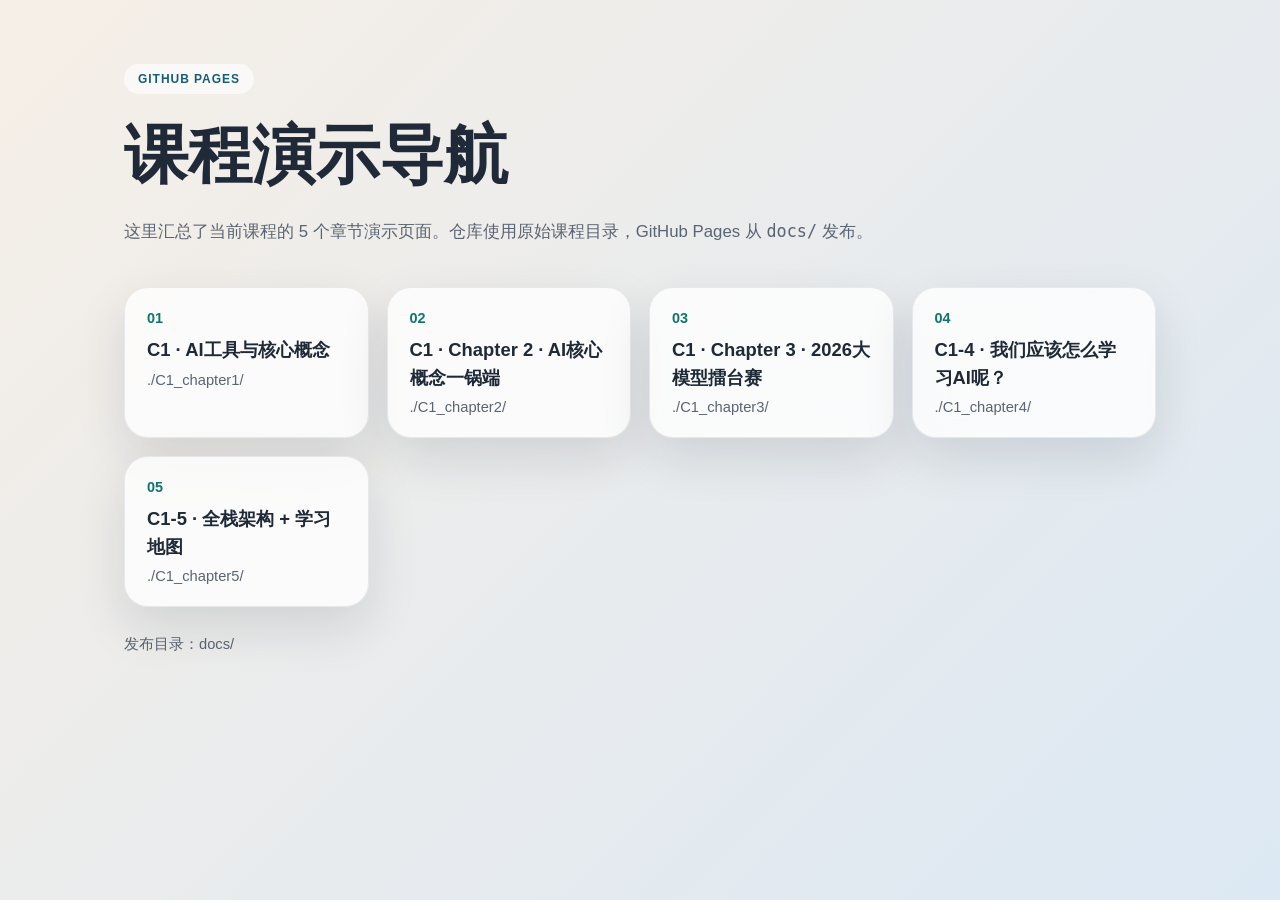
<file: docs/index.html>
<!DOCTYPE html>
<html lang="zh-CN">
<head>
  <meta charset="UTF-8" />
  <meta name="viewport" content="width=device-width, initial-scale=1.0" />
  <title>课程演示导航</title>
  <style>
    :root {
      --bg: linear-gradient(135deg, #f6efe7 0%, #dce8f3 100%);
      --card: rgba(255,255,255,0.78);
      --text: #1f2937;
      --muted: #5b6472;
      --accent: #0f766e;
      --accent-2: #155e75;
      --border: rgba(15, 23, 42, 0.08);
      --shadow: 0 20px 50px rgba(15, 23, 42, 0.12);
    }
    * { box-sizing: border-box; }
    body { margin: 0; font-family: 'PingFang SC', 'Noto Sans SC', 'Microsoft YaHei', sans-serif; color: var(--text); background: var(--bg); min-height: 100vh; }
    .wrap { max-width: 1080px; margin: 0 auto; padding: 64px 24px 80px; }
    .hero { margin-bottom: 40px; }
    .eyebrow { display: inline-block; padding: 8px 14px; border-radius: 999px; background: rgba(255,255,255,0.65); color: var(--accent-2); font-weight: 700; letter-spacing: .08em; text-transform: uppercase; font-size: 12px; }
    h1 { font-size: clamp(2.2rem, 5vw, 4rem); margin: 18px 0 12px; }
    .lead { font-size: 1.05rem; line-height: 1.8; color: var(--muted); max-width: 760px; }
    .grid { display: grid; grid-template-columns: repeat(auto-fit, minmax(240px, 1fr)); gap: 18px; }
    .card { display: block; text-decoration: none; color: inherit; background: var(--card); border: 1px solid var(--border); border-radius: 24px; padding: 22px; box-shadow: var(--shadow); backdrop-filter: blur(16px); transition: transform .25s ease, box-shadow .25s ease, border-color .25s ease; }
    .card:hover { transform: translateY(-6px); box-shadow: 0 28px 60px rgba(15, 23, 42, 0.18); border-color: rgba(21, 94, 117, 0.22); }
    .num { font-size: .9rem; font-weight: 700; color: var(--accent); margin-bottom: 10px; }
    .title { font-size: 1.15rem; font-weight: 800; line-height: 1.5; margin-bottom: 8px; }
    .path { font-size: .92rem; color: var(--muted); word-break: break-word; }
    footer { margin-top: 28px; color: var(--muted); font-size: .92rem; }
  </style>
</head>
<body>
  <main class="wrap">
    <section class="hero">
      <span class="eyebrow">GitHub Pages</span>
      <h1>课程演示导航</h1>
      <p class="lead">这里汇总了当前课程的 5 个章节演示页面。仓库使用原始课程目录，GitHub Pages 从 <code>docs/</code> 发布。</p>
    </section>
    <section class="grid">
      <a class="card" href="./C1_chapter1/"><div class="num">01</div><div class="title">C1 · AI工具与核心概念</div><div class="path">./C1_chapter1/</div></a><a class="card" href="./C1_chapter2/"><div class="num">02</div><div class="title">C1 · Chapter 2 · AI核心概念一锅端</div><div class="path">./C1_chapter2/</div></a><a class="card" href="./C1_chapter3/"><div class="num">03</div><div class="title">C1 · Chapter 3 · 2026大模型擂台赛</div><div class="path">./C1_chapter3/</div></a><a class="card" href="./C1_chapter4/"><div class="num">04</div><div class="title">C1-4 · 我们应该怎么学习AI呢？</div><div class="path">./C1_chapter4/</div></a><a class="card" href="./C1_chapter5/"><div class="num">05</div><div class="title">C1-5 · 全栈架构 + 学习地图</div><div class="path">./C1_chapter5/</div></a>
    </section>
    <footer>发布目录：docs/</footer>
  </main>
</body>
</html>
</file>
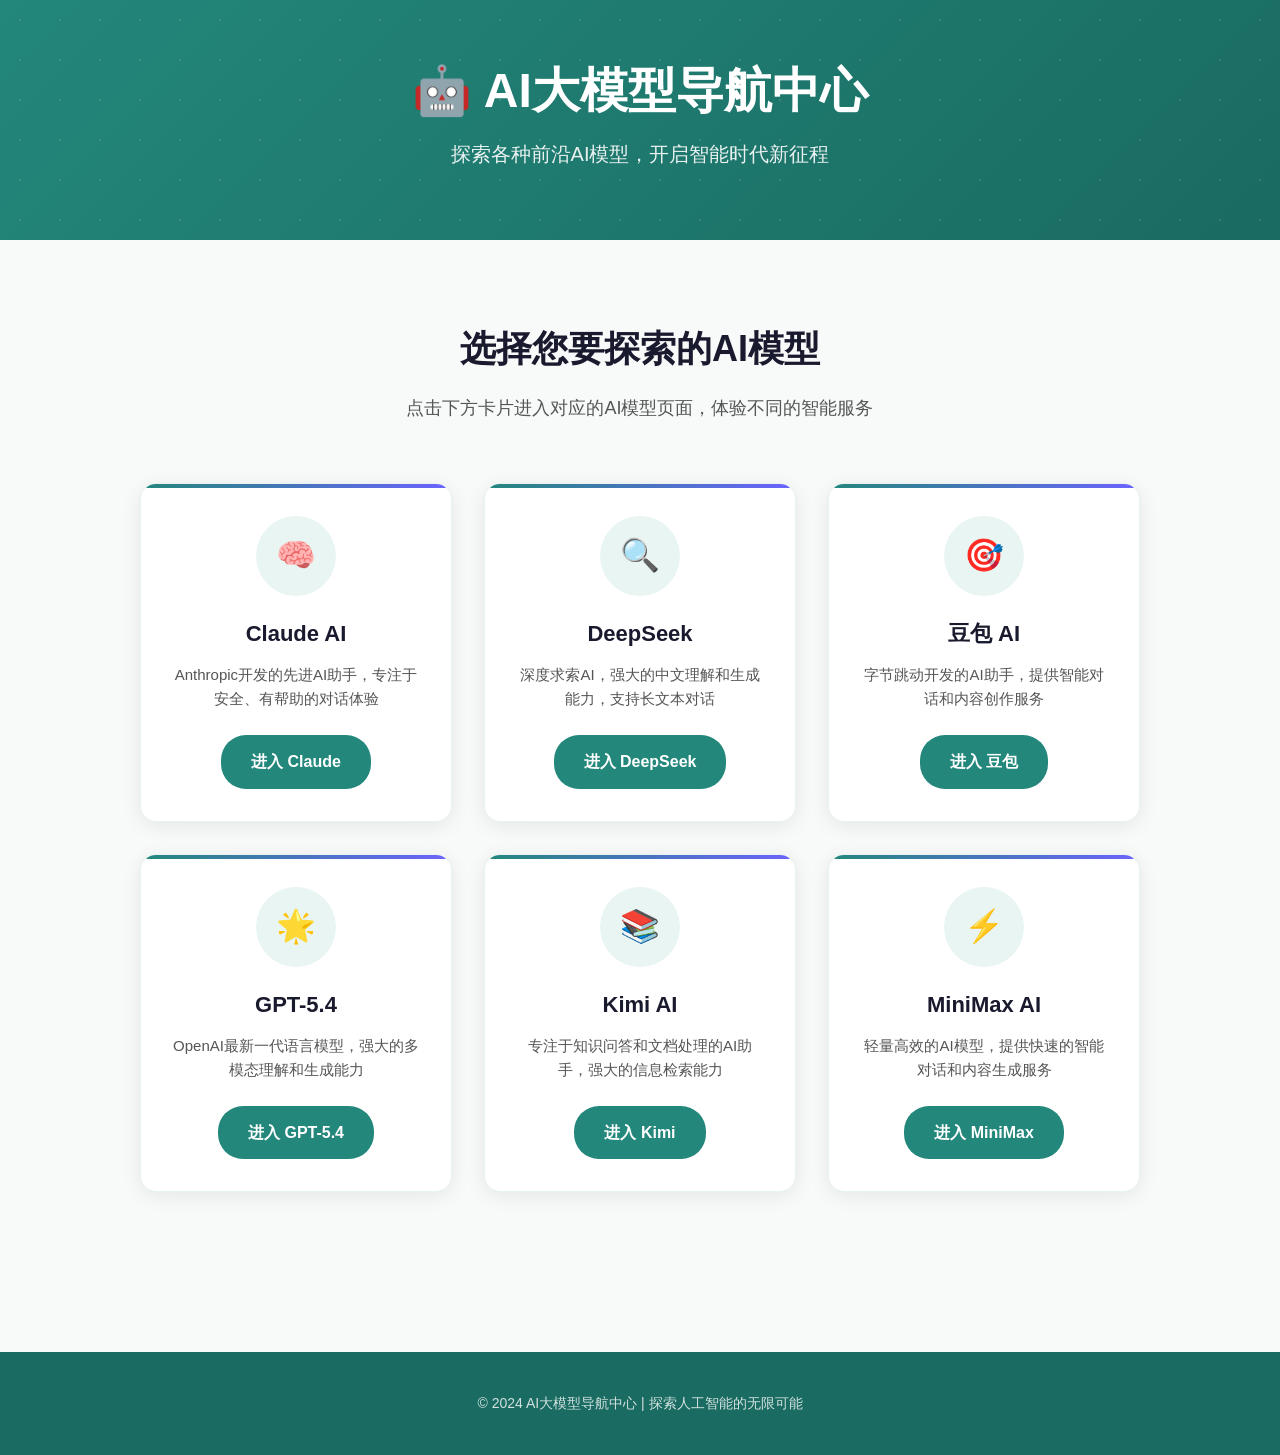
<file: 最终demo/附件/chapter3/round3/index.html>
<!DOCTYPE html>
<html lang="zh-CN">
<head>
    <meta charset="UTF-8">
    <meta name="viewport" content="width=device-width, initial-scale=1.0">
    <title>AI大模型导航中心</title>
    <style>
        * {
            margin: 0;
            padding: 0;
            box-sizing: border-box;
        }

        :root {
            --primary: #23877B;
            --primary-dark: #1a6b61;
            --primary-light: #e8f5f2;
            --secondary: #6c63ff;
            --accent: #ff6b6b;
            --text: #1a1a2e;
            --text-secondary: #555;
            --bg: #f8fafa;
            --white: #fff;
            --card-bg: #ffffff;
            --radius: 16px;
            --shadow: 0 4px 20px rgba(0, 0, 0, 0.08);
            --shadow-hover: 0 8px 32px rgba(35, 135, 123, 0.15);
        }

        body {
            font-family: -apple-system, "PingFang SC", "Helvetica Neue", "Microsoft YaHei", sans-serif;
            color: var(--text);
            background: var(--bg);
            line-height: 1.6;
            min-height: 100vh;
        }

        .container {
            max-width: 1200px;
            margin: 0 auto;
            padding: 0 20px;
        }

        /* Header */
        .header {
            background: linear-gradient(135deg, var(--primary) 0%, var(--primary-dark) 100%);
            color: var(--white);
            padding: 60px 20px 40px;
            text-align: center;
            position: relative;
            overflow: hidden;
        }

        .header::before {
            content: '';
            position: absolute;
            top: -50%;
            left: -50%;
            width: 200%;
            height: 200%;
            background: radial-gradient(circle, rgba(255,255,255,0.1) 1px, transparent 1px);
            background-size: 40px 40px;
            animation: drift 20s linear infinite;
        }

        @keyframes drift {
            to { transform: translate(40px, 40px); }
        }

        .header-content {
            position: relative;
            z-index: 1;
            max-width: 800px;
            margin: 0 auto;
        }

        .header h1 {
            font-size: clamp(32px, 5vw, 48px);
            font-weight: 800;
            margin-bottom: 16px;
            line-height: 1.3;
        }

        .header p {
            font-size: clamp(16px, 2.5vw, 20px);
            opacity: 0.9;
            max-width: 600px;
            margin: 0 auto 30px;
        }

        /* Model Grid */
        .models-section {
            padding: 80px 20px;
        }

        .section-title {
            text-align: center;
            font-size: clamp(28px, 4vw, 36px);
            font-weight: 700;
            margin-bottom: 16px;
            color: var(--text);
        }

        .section-subtitle {
            text-align: center;
            color: var(--text-secondary);
            font-size: 18px;
            margin-bottom: 60px;
            max-width: 600px;
            margin-left: auto;
            margin-right: auto;
        }

        .models-grid {
            display: grid;
            grid-template-columns: repeat(auto-fit, minmax(300px, 1fr));
            gap: 32px;
            max-width: 1000px;
            margin: 0 auto;
        }

        .model-card {
            background: var(--card-bg);
            border-radius: var(--radius);
            padding: 32px 28px;
            text-align: center;
            box-shadow: var(--shadow);
            transition: all 0.3s ease;
            border: 1px solid rgba(35, 135, 123, 0.1);
            position: relative;
            overflow: hidden;
        }

        .model-card::before {
            content: '';
            position: absolute;
            top: 0;
            left: 0;
            right: 0;
            height: 4px;
            background: linear-gradient(90deg, var(--primary), var(--secondary));
            border-radius: var(--radius) var(--radius) 0 0;
        }

        .model-card:hover {
            transform: translateY(-8px);
            box-shadow: var(--shadow-hover);
        }

        .model-icon {
            width: 80px;
            height: 80px;
            margin: 0 auto 20px;
            background: var(--primary-light);
            border-radius: 50%;
            display: flex;
            align-items: center;
            justify-content: center;
            font-size: 32px;
            color: var(--primary);
            transition: all 0.3s ease;
        }

        .model-card:hover .model-icon {
            background: linear-gradient(135deg, var(--primary), var(--secondary));
            color: var(--white);
            transform: scale(1.1);
        }

        .model-card h3 {
            font-size: 22px;
            font-weight: 700;
            margin-bottom: 12px;
            color: var(--text);
        }

        .model-card p {
            color: var(--text-secondary);
            font-size: 15px;
            line-height: 1.6;
            margin-bottom: 24px;
        }

        .model-link {
            display: inline-block;
            background: var(--primary);
            color: var(--white);
            padding: 12px 28px;
            border-radius: 25px;
            text-decoration: none;
            font-weight: 600;
            transition: all 0.3s ease;
            border: 2px solid transparent;
        }

        .model-link:hover {
            background: var(--primary-dark);
            transform: translateY(-2px);
            box-shadow: 0 6px 20px rgba(35, 135, 123, 0.3);
        }

        /* Footer */
        .footer {
            background: var(--primary-dark);
            color: var(--white);
            text-align: center;
            padding: 40px 20px;
            margin-top: 80px;
        }

        .footer p {
            opacity: 0.8;
            font-size: 14px;
        }

        /* Responsive */
        @media (max-width: 768px) {
            .header {
                padding: 40px 20px 30px;
            }
            
            .models-section {
                padding: 60px 20px;
            }
            
            .models-grid {
                grid-template-columns: 1fr;
                gap: 24px;
            }
            
            .model-card {
                padding: 24px 20px;
            }
        }
    </style>
</head>
<body>
    <header class="header">
        <div class="container">
            <div class="header-content">
                <h1>🤖 AI大模型导航中心</h1>
                <p>探索各种前沿AI模型，开启智能时代新征程</p>
            </div>
        </div>
    </header>

    <main class="models-section">
        <div class="container">
            <h2 class="section-title">选择您要探索的AI模型</h2>
            <p class="section-subtitle">点击下方卡片进入对应的AI模型页面，体验不同的智能服务</p>
            
            <div class="models-grid">
                <!-- Claude -->
                <div class="model-card">
                    <div class="model-icon">🧠</div>
                    <h3>Claude AI</h3>
                    <p>Anthropic开发的先进AI助手，专注于安全、有帮助的对话体验</p>
                    <a href="claude/index.html" class="model-link">进入 Claude</a>
                </div>

                <!-- DeepSeek -->
                <div class="model-card">
                    <div class="model-icon">🔍</div>
                    <h3>DeepSeek</h3>
                    <p>深度求索AI，强大的中文理解和生成能力，支持长文本对话</p>
                    <a href="deepseek/index.html" class="model-link">进入 DeepSeek</a>
                </div>

                <!-- 豆包 -->
                <div class="model-card">
                    <div class="model-icon">🎯</div>
                    <h3>豆包 AI</h3>
                    <p>字节跳动开发的AI助手，提供智能对话和内容创作服务</p>
                    <a href="doubao/index.html" class="model-link">进入 豆包</a>
                </div>

                <!-- GPT-5.4 -->
                <div class="model-card">
                    <div class="model-icon">🌟</div>
                    <h3>GPT-5.4</h3>
                    <p>OpenAI最新一代语言模型，强大的多模态理解和生成能力</p>
                    <a href="gpt5.4/index.html" class="model-link">进入 GPT-5.4</a>
                </div>

                <!-- Kimi -->
                <div class="model-card">
                    <div class="model-icon">📚</div>
                    <h3>Kimi AI</h3>
                    <p>专注于知识问答和文档处理的AI助手，强大的信息检索能力</p>
                    <a href="kimi/index.html" class="model-link">进入 Kimi</a>
                </div>

                <!-- MiniMax -->
                <div class="model-card">
                    <div class="model-icon">⚡</div>
                    <h3>MiniMax AI</h3>
                    <p>轻量高效的AI模型，提供快速的智能对话和内容生成服务</p>
                    <a href="minimax/index.html" class="model-link">进入 MiniMax</a>
                </div>
            </div>
        </div>
    </main>

    <footer class="footer">
        <div class="container">
            <p>© 2024 AI大模型导航中心 | 探索人工智能的无限可能</p>
        </div>
    </footer>
</body>
</html>
</file>
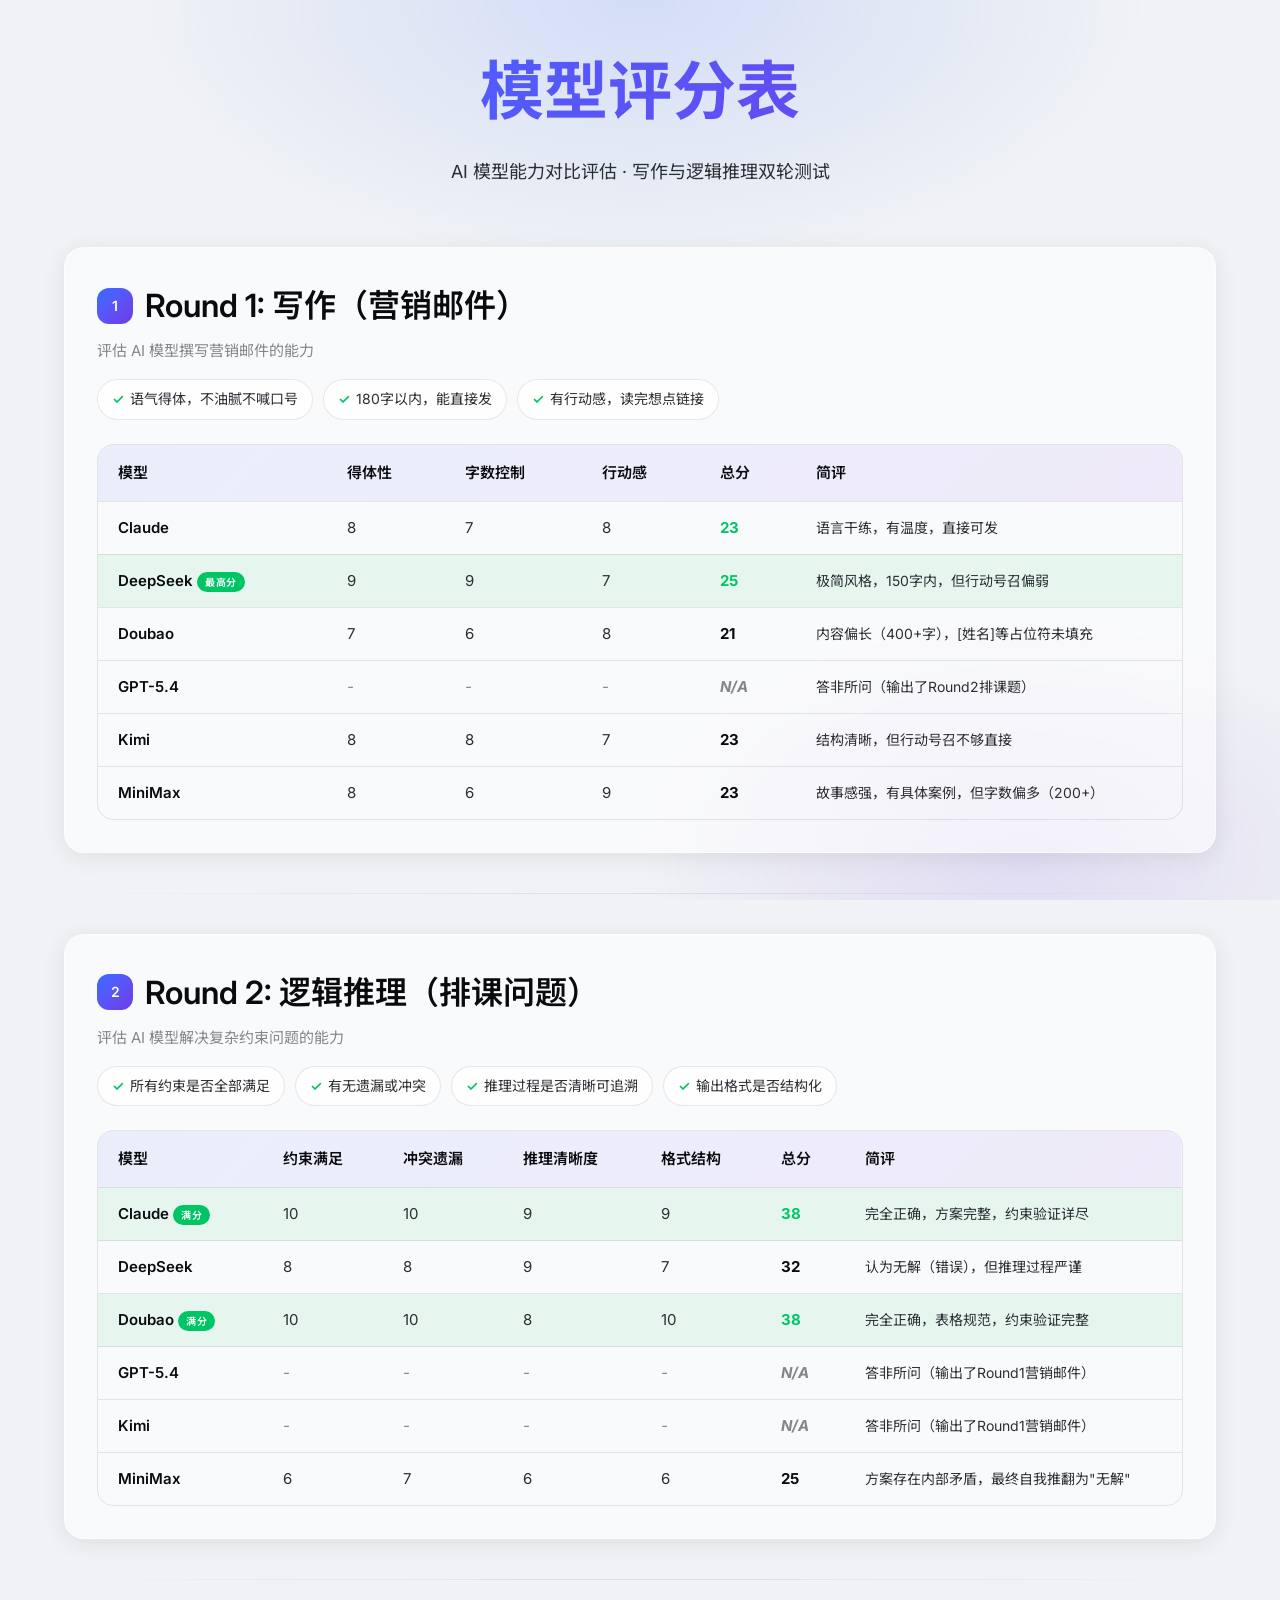
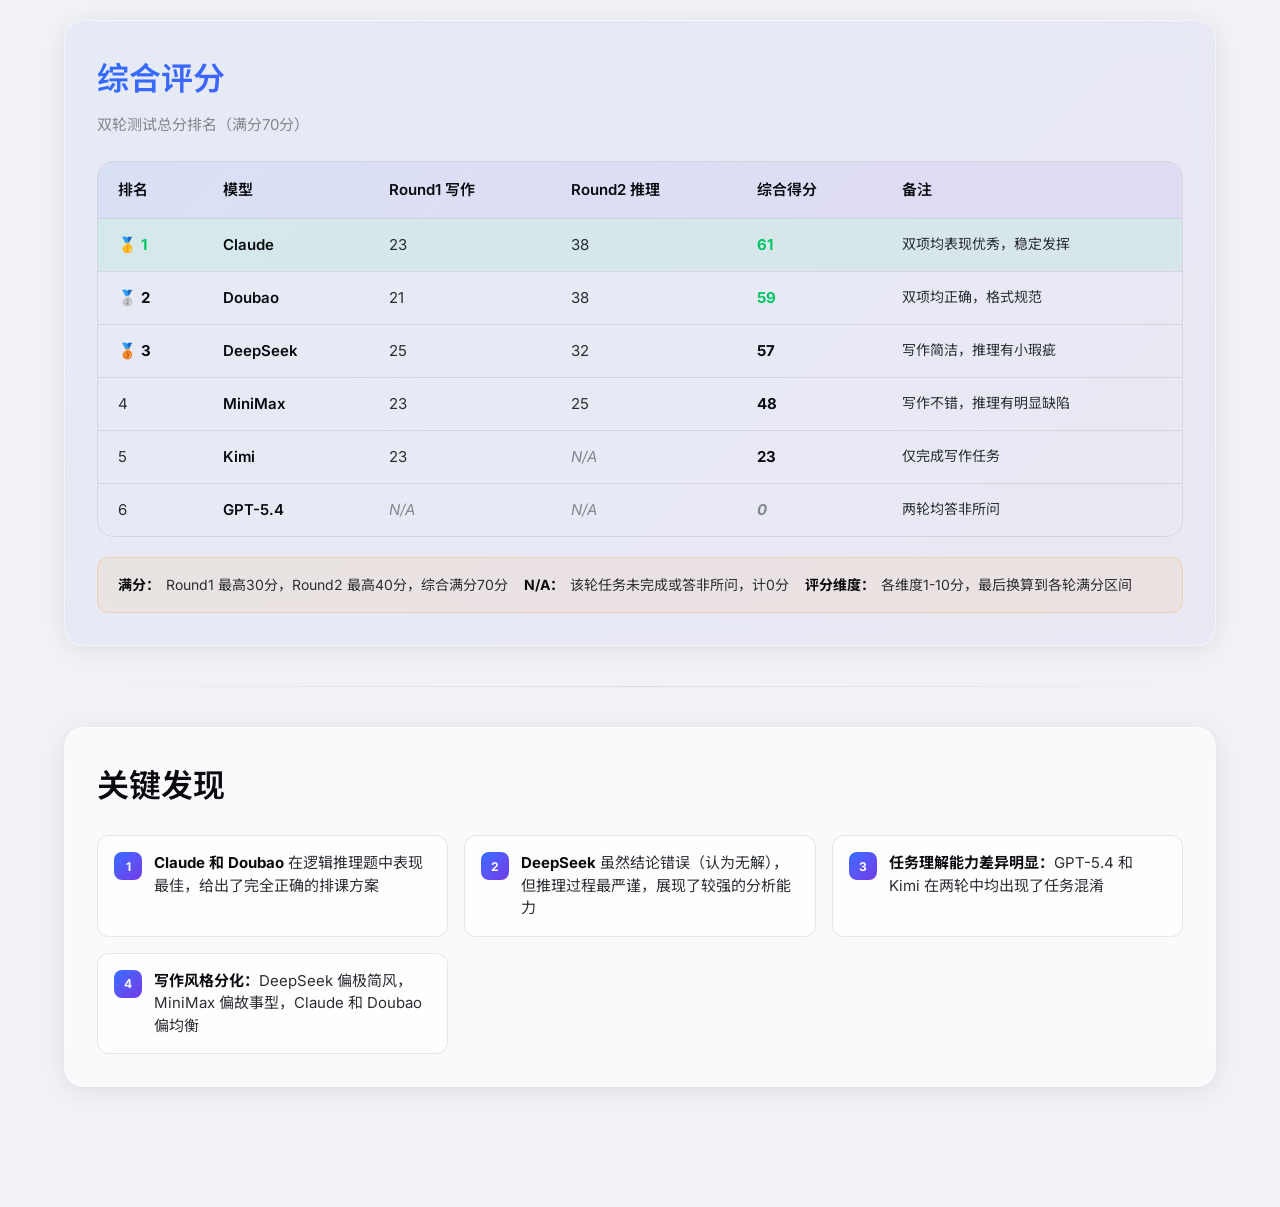
<file: 最终demo/附件/chapter3/模型评分表/index.html>
<!DOCTYPE html>
<html lang="zh-CN">
<head>
  <meta charset="UTF-8">
  <meta name="viewport" content="width=device-width, initial-scale=1.0">
  <title>模型评分表</title>
  <link rel="preconnect" href="https://fonts.googleapis.com">
  <link rel="preconnect" href="https://fonts.gstatic.com" crossorigin>
  <link href="https://fonts.googleapis.com/css2?family=Inter:wght@400;500;600;700&family=Noto+Sans+SC:wght@400;500;600;700&display=swap" rel="stylesheet">
  <style>
    :root {
      --color-primary: oklch(0.59 0.24 264);
      --color-primary-hover: oklch(0.48 0.24 264);
      --color-secondary: oklch(0.52 0.24 290);
      --color-success: oklch(0.72 0.19 152);
      --color-warning: oklch(0.74 0.18 62);
      --color-danger: oklch(0.57 0.26 12);
      --color-bg: oklch(0.96 0.005 264);
      --color-surface: oklch(1 0 0 / 0.72);
      --color-text-1: oklch(0.15 0.01 264);
      --color-text-2: oklch(0.30 0.01 264);
      --color-text-3: oklch(0.62 0.01 264);
      --color-border: oklch(0.55 0 0 / 0.16);
      --glass-bg: oklch(1 0 0 / 0.6);
      --glass-border: oklch(1 0 0 / 0.5);
      --radius-sm: 8px;
      --radius-md: 12px;
      --radius-lg: 16px;
      --radius-xl: 20px;
      --radius-2xl: 24px;
      --shadow-sm: 0 1px 2px rgba(0, 0, 0, 0.04);
      --shadow-md: 0 4px 12px rgba(0, 0, 0, 0.08);
      --shadow-lg: 0 12px 40px rgba(0, 0, 0, 0.12);
      --shadow-glass: 0 4px 24px rgba(0, 0, 0, 0.08);
      --ease-smooth: cubic-bezier(0.23, 1, 0.32, 1);
      --ease-bounce: cubic-bezier(0.34, 1.56, 0.64, 1);
    }

    @media (prefers-color-scheme: dark) {
      :root {
        --color-bg: oklch(0.12 0.01 264);
        --color-surface: oklch(0.18 0.01 264 / 0.8);
        --color-text-1: oklch(0.97 0.005 264);
        --color-text-2: oklch(0.72 0.01 264);
        --color-text-3: oklch(0.45 0.01 264);
        --color-border: oklch(1 0 0 / 0.1);
        --glass-bg: oklch(0.15 0.005 264 / 0.7);
        --glass-border: oklch(1 0 0 / 0.08);
      }
    }

    * {
      margin: 0;
      padding: 0;
      box-sizing: border-box;
    }

    body {
      font-family: 'Inter', 'Noto Sans SC', -apple-system, BlinkMacSystemFont, system-ui, sans-serif;
      background: var(--color-bg);
      color: var(--color-text-1);
      line-height: 1.6;
      min-height: 100dvh;
      overflow-x: hidden;
    }

    /* Aurora Background */
    .aurora-bg {
      position: fixed;
      inset: 0;
      pointer-events: none;
      z-index: -1;
      overflow: hidden;
    }
    .aurora-bg::before {
      content: '';
      position: absolute;
      top: -30%;
      left: 50%;
      transform: translateX(-50%);
      width: 80vw;
      height: 60vh;
      background: radial-gradient(ellipse at center, oklch(0.59 0.24 264 / 0.15) 0%, transparent 70%);
      animation: aurora-drift 20s ease-in-out infinite;
    }
    .aurora-bg::after {
      content: '';
      position: absolute;
      bottom: -20%;
      right: -10%;
      width: 60vw;
      height: 50vh;
      background: radial-gradient(ellipse at center, oklch(0.52 0.24 290 / 0.12) 0%, transparent 70%);
      animation: aurora-drift 25s ease-in-out infinite reverse;
    }
    @keyframes aurora-drift {
      0%, 100% { transform: translateX(-50%) translate(0, 0); }
      50% { transform: translateX(-50%) translate(5%, 8%); }
    }

    /* Container */
    .container {
      max-width: 1200px;
      margin: 0 auto;
      padding: 40px 24px 80px;
    }

    /* Header */
    .header {
      text-align: center;
      margin-bottom: 60px;
      animation: fadeInUp 0.8s var(--ease-smooth) both;
    }
    .header h1 {
      font-size: clamp(2.5rem, 5vw + 1rem, 4rem);
      font-weight: 700;
      background: linear-gradient(135deg, var(--color-primary) 0%, var(--color-secondary) 100%);
      -webkit-background-clip: text;
      -webkit-text-fill-color: transparent;
      background-clip: text;
      margin-bottom: 16px;
      text-wrap: balance;
    }
    .header p {
      color: var(--color-text-2);
      font-size: 1.125rem;
    }

    @keyframes fadeInUp {
      from {
        opacity: 0;
        transform: translateY(30px);
      }
      to {
        opacity: 1;
        transform: translateY(0);
      }
    }

    /* Cards */
    .card {
      background: var(--glass-bg);
      backdrop-filter: blur(20px);
      -webkit-backdrop-filter: blur(20px);
      border: 1px solid var(--glass-border);
      border-radius: var(--radius-xl);
      padding: 32px;
      margin-bottom: 40px;
      box-shadow: var(--shadow-glass);
      transition: transform 0.3s var(--ease-smooth), box-shadow 0.3s var(--ease-smooth);
    }
    .card:hover {
      transform: translateY(-4px);
      box-shadow: var(--shadow-lg);
    }

    .card-header {
      margin-bottom: 24px;
    }
    .card-title {
      font-size: clamp(1.5rem, 2vw + 0.5rem, 2rem);
      font-weight: 600;
      color: var(--color-text-1);
      margin-bottom: 8px;
      display: flex;
      align-items: center;
      gap: 12px;
    }
    .card-title .badge {
      display: inline-flex;
      align-items: center;
      justify-content: center;
      width: 36px;
      height: 36px;
      border-radius: var(--radius-md);
      background: linear-gradient(135deg, var(--color-primary) 0%, var(--color-secondary) 100%);
      color: white;
      font-size: 0.875rem;
      font-weight: 600;
    }
    .card-subtitle {
      color: var(--color-text-3);
      font-size: 0.9375rem;
      margin-bottom: 16px;
    }

    /* Criteria List */
    .criteria-list {
      display: flex;
      flex-wrap: wrap;
      gap: 10px;
      margin-bottom: 24px;
    }
    .criteria-item {
      display: inline-flex;
      align-items: center;
      gap: 6px;
      padding: 8px 14px;
      background: var(--color-surface);
      border: 1px solid var(--color-border);
      border-radius: var(--radius-2xl);
      font-size: 0.875rem;
      color: var(--color-text-2);
      transition: all 0.2s var(--ease-smooth);
    }
    .criteria-item:hover {
      background: color-mix(in oklch, var(--color-primary) 8%, transparent);
      border-color: color-mix(in oklch, var(--color-primary) 30%, transparent);
      color: var(--color-text-1);
    }
    .criteria-item::before {
      content: '✓';
      color: var(--color-success);
      font-weight: 600;
    }

    /* Tables */
    .table-wrapper {
      overflow-x: auto;
      border-radius: var(--radius-lg);
      border: 1px solid var(--color-border);
    }
    table {
      width: 100%;
      border-collapse: collapse;
      font-size: 0.9375rem;
    }
    thead {
      background: linear-gradient(135deg, color-mix(in oklch, var(--color-primary) 8%, transparent) 0%, color-mix(in oklch, var(--color-secondary) 8%, transparent) 100%);
    }
    th {
      padding: 16px 20px;
      text-align: left;
      font-weight: 600;
      color: var(--color-text-1);
      border-bottom: 1px solid var(--color-border);
      white-space: nowrap;
    }
    td {
      padding: 14px 20px;
      border-bottom: 1px solid var(--color-border);
      color: var(--color-text-2);
    }
    tbody tr:last-child td {
      border-bottom: none;
    }
    tbody tr {
      transition: background 0.2s var(--ease-smooth);
    }
    tbody tr:hover {
      background: color-mix(in oklch, var(--color-primary) 4%, transparent);
    }

    /* Score highlight */
    .score {
      font-weight: 700;
      color: var(--color-text-1);
    }
    .score.high {
      color: var(--color-success);
    }
    .score.na {
      color: var(--color-text-3);
      font-style: italic;
    }

    /* Model name */
    .model-name {
      font-weight: 600;
      color: var(--color-text-1);
    }

    /* Comment cell */
    .comment {
      max-width: 280px;
      font-size: 0.875rem;
    }

    /* N/A indicator */
    .na-cell {
      color: var(--color-text-3);
      font-style: italic;
    }

    /* Divider */
    .divider {
      height: 1px;
      background: linear-gradient(90deg, transparent, var(--color-border), transparent);
      margin: 40px 0;
    }

    /* Key Findings */
    .findings-grid {
      display: grid;
      grid-template-columns: repeat(auto-fit, minmax(280px, 1fr));
      gap: 16px;
    }
    .finding-item {
      display: flex;
      gap: 12px;
      padding: 16px;
      background: var(--color-surface);
      border-radius: var(--radius-md);
      border: 1px solid var(--color-border);
      transition: all 0.2s var(--ease-smooth);
    }
    .finding-item:hover {
      border-color: color-mix(in oklch, var(--color-primary) 30%, transparent);
      transform: translateX(4px);
    }
    .finding-num {
      flex-shrink: 0;
      width: 28px;
      height: 28px;
      display: flex;
      align-items: center;
      justify-content: center;
      background: linear-gradient(135deg, var(--color-primary) 0%, var(--color-secondary) 100%);
      color: white;
      border-radius: var(--radius-sm);
      font-size: 0.75rem;
      font-weight: 700;
    }
    .finding-text {
      color: var(--color-text-2);
      font-size: 0.9375rem;
      line-height: 1.5;
    }
    .finding-text strong {
      color: var(--color-text-1);
    }

    /* Legend */
    .legend {
      display: flex;
      flex-wrap: wrap;
      gap: 16px;
      padding: 16px 20px;
      background: color-mix(in oklch, var(--color-warning) 8%, transparent);
      border-radius: var(--radius-md);
      border: 1px solid color-mix(in oklch, var(--color-warning) 20%, transparent);
    }
    .legend-item {
      display: flex;
      align-items: center;
      gap: 6px;
      font-size: 0.875rem;
      color: var(--color-text-2);
    }
    .legend-item strong {
      color: var(--color-text-1);
    }

    /* Comprehensive Score Card */
    .comprehensive-card {
      background: linear-gradient(135deg, color-mix(in oklch, var(--color-primary) 5%, transparent) 0%, color-mix(in oklch, var(--color-secondary) 5%, transparent) 100%);
    }
    .comprehensive-card .card-title {
      background: linear-gradient(135deg, var(--color-primary) 0%, var(--color-secondary) 100%);
      -webkit-background-clip: text;
      -webkit-text-fill-color: transparent;
      background-clip: text;
    }

    /* Winner highlight */
    .winner-row {
      background: color-mix(in oklch, var(--color-success) 8%, transparent) !important;
    }
    .winner-badge {
      display: inline-flex;
      align-items: center;
      gap: 4px;
      padding: 2px 8px;
      background: var(--color-success);
      color: white;
      border-radius: var(--radius-2xl);
      font-size: 0.625rem;
      font-weight: 600;
      text-transform: uppercase;
      letter-spacing: 0.5px;
    }

    /* Responsive */
    @media (max-width: 768px) {
      .container {
        padding: 24px 16px 60px;
      }
      .card {
        padding: 20px;
        border-radius: var(--radius-lg);
      }
      .card-title {
        font-size: 1.25rem;
      }
      th, td {
        padding: 12px 14px;
      }
      .comment {
        max-width: 200px;
        font-size: 0.8125rem;
      }
      .criteria-list {
        gap: 8px;
      }
      .criteria-item {
        font-size: 0.8125rem;
        padding: 6px 12px;
      }
    }

    /* Reduced motion */
    @media (prefers-reduced-motion: reduce) {
      *, *::before, *::after {
        animation-duration: 0.01ms !important;
        animation-iteration-count: 1 !important;
        transition-duration: 0.01ms !important;
      }
    }

    /* Stagger animation */
    .stagger-1 { animation-delay: 0.1s; }
    .stagger-2 { animation-delay: 0.2s; }
    .stagger-3 { animation-delay: 0.3s; }
    .stagger-4 { animation-delay: 0.4s; }
    .stagger-5 { animation-delay: 0.5s; }

    [data-scroll-reveal] {
      opacity: 0;
      transform: translateY(20px);
      transition: opacity 0.6s var(--ease-smooth), transform 0.6s var(--ease-smooth);
    }
    [data-scroll-reveal].revealed {
      opacity: 1;
      transform: translateY(0);
    }
  </style>
</head>
<body>
  <div class="aurora-bg"></div>

  <div class="container">
    <header class="header">
      <h1>模型评分表</h1>
      <p>AI 模型能力对比评估 · 写作与逻辑推理双轮测试</p>
    </header>

    <!-- Round 1: Writing -->
    <section class="card stagger-1" data-scroll-reveal>
      <div class="card-header">
        <h2 class="card-title">
          <span class="badge">1</span>
          Round 1: 写作（营销邮件）
        </h2>
        <p class="card-subtitle">评估 AI 模型撰写营销邮件的能力</p>
        <div class="criteria-list">
          <span class="criteria-item">语气得体，不油腻不喊口号</span>
          <span class="criteria-item">180字以内，能直接发</span>
          <span class="criteria-item">有行动感，读完想点链接</span>
        </div>
      </div>
      <div class="table-wrapper">
        <table>
          <thead>
            <tr>
              <th>模型</th>
              <th>得体性</th>
              <th>字数控制</th>
              <th>行动感</th>
              <th>总分</th>
              <th>简评</th>
            </tr>
          </thead>
          <tbody>
            <tr>
              <td class="model-name">Claude</td>
              <td>8</td>
              <td>7</td>
              <td>8</td>
              <td class="score high">23</td>
              <td class="comment">语言干练，有温度，直接可发</td>
            </tr>
            <tr class="winner-row">
              <td class="model-name">DeepSeek <span class="winner-badge">最高分</span></td>
              <td>9</td>
              <td>9</td>
              <td>7</td>
              <td class="score high">25</td>
              <td class="comment">极简风格，150字内，但行动号召偏弱</td>
            </tr>
            <tr>
              <td class="model-name">Doubao</td>
              <td>7</td>
              <td>6</td>
              <td>8</td>
              <td class="score">21</td>
              <td class="comment">内容偏长（400+字），[姓名]等占位符未填充</td>
            </tr>
            <tr>
              <td class="model-name">GPT-5.4</td>
              <td class="na-cell">-</td>
              <td class="na-cell">-</td>
              <td class="na-cell">-</td>
              <td class="score na">N/A</td>
              <td class="comment">答非所问（输出了Round2排课题）</td>
            </tr>
            <tr>
              <td class="model-name">Kimi</td>
              <td>8</td>
              <td>8</td>
              <td>7</td>
              <td class="score">23</td>
              <td class="comment">结构清晰，但行动号召不够直接</td>
            </tr>
            <tr>
              <td class="model-name">MiniMax</td>
              <td>8</td>
              <td>6</td>
              <td>9</td>
              <td class="score">23</td>
              <td class="comment">故事感强，有具体案例，但字数偏多（200+）</td>
            </tr>
          </tbody>
        </table>
      </div>
    </section>

    <div class="divider"></div>

    <!-- Round 2: Logic -->
    <section class="card stagger-2" data-scroll-reveal>
      <div class="card-header">
        <h2 class="card-title">
          <span class="badge">2</span>
          Round 2: 逻辑推理（排课问题）
        </h2>
        <p class="card-subtitle">评估 AI 模型解决复杂约束问题的能力</p>
        <div class="criteria-list">
          <span class="criteria-item">所有约束是否全部满足</span>
          <span class="criteria-item">有无遗漏或冲突</span>
          <span class="criteria-item">推理过程是否清晰可追溯</span>
          <span class="criteria-item">输出格式是否结构化</span>
        </div>
      </div>
      <div class="table-wrapper">
        <table>
          <thead>
            <tr>
              <th>模型</th>
              <th>约束满足</th>
              <th>冲突遗漏</th>
              <th>推理清晰度</th>
              <th>格式结构</th>
              <th>总分</th>
              <th>简评</th>
            </tr>
          </thead>
          <tbody>
            <tr class="winner-row">
              <td class="model-name">Claude <span class="winner-badge">满分</span></td>
              <td>10</td>
              <td>10</td>
              <td>9</td>
              <td>9</td>
              <td class="score high">38</td>
              <td class="comment">完全正确，方案完整，约束验证详尽</td>
            </tr>
            <tr>
              <td class="model-name">DeepSeek</td>
              <td>8</td>
              <td>8</td>
              <td>9</td>
              <td>7</td>
              <td class="score">32</td>
              <td class="comment">认为无解（错误），但推理过程严谨</td>
            </tr>
            <tr class="winner-row">
              <td class="model-name">Doubao <span class="winner-badge">满分</span></td>
              <td>10</td>
              <td>10</td>
              <td>8</td>
              <td>10</td>
              <td class="score high">38</td>
              <td class="comment">完全正确，表格规范，约束验证完整</td>
            </tr>
            <tr>
              <td class="model-name">GPT-5.4</td>
              <td class="na-cell">-</td>
              <td class="na-cell">-</td>
              <td class="na-cell">-</td>
              <td class="na-cell">-</td>
              <td class="score na">N/A</td>
              <td class="comment">答非所问（输出了Round1营销邮件）</td>
            </tr>
            <tr>
              <td class="model-name">Kimi</td>
              <td class="na-cell">-</td>
              <td class="na-cell">-</td>
              <td class="na-cell">-</td>
              <td class="na-cell">-</td>
              <td class="score na">N/A</td>
              <td class="comment">答非所问（输出了Round1营销邮件）</td>
            </tr>
            <tr>
              <td class="model-name">MiniMax</td>
              <td>6</td>
              <td>7</td>
              <td>6</td>
              <td>6</td>
              <td class="score">25</td>
              <td class="comment">方案存在内部矛盾，最终自我推翻为"无解"</td>
            </tr>
          </tbody>
        </table>
      </div>
    </section>

    <div class="divider"></div>

    <!-- Comprehensive Score -->
    <section class="card comprehensive-card stagger-3" data-scroll-reveal>
      <div class="card-header">
        <h2 class="card-title">综合评分</h2>
        <p class="card-subtitle">双轮测试总分排名（满分70分）</p>
      </div>
      <div class="table-wrapper">
        <table>
          <thead>
            <tr>
              <th>排名</th>
              <th>模型</th>
              <th>Round1 写作</th>
              <th>Round2 推理</th>
              <th>综合得分</th>
              <th>备注</th>
            </tr>
          </thead>
          <tbody>
            <tr class="winner-row">
              <td class="score high">🥇 1</td>
              <td class="model-name">Claude</td>
              <td>23</td>
              <td>38</td>
              <td class="score high">61</td>
              <td class="comment">双项均表现优秀，稳定发挥</td>
            </tr>
            <tr>
              <td class="score">🥈 2</td>
              <td class="model-name">Doubao</td>
              <td>21</td>
              <td>38</td>
              <td class="score high">59</td>
              <td class="comment">双项均正确，格式规范</td>
            </tr>
            <tr>
              <td class="score">🥉 3</td>
              <td class="model-name">DeepSeek</td>
              <td>25</td>
              <td>32</td>
              <td class="score">57</td>
              <td class="comment">写作简洁，推理有小瑕疵</td>
            </tr>
            <tr>
              <td>4</td>
              <td class="model-name">MiniMax</td>
              <td>23</td>
              <td>25</td>
              <td class="score">48</td>
              <td class="comment">写作不错，推理有明显缺陷</td>
            </tr>
            <tr>
              <td>5</td>
              <td class="model-name">Kimi</td>
              <td>23</td>
              <td class="na-cell">N/A</td>
              <td class="score">23</td>
              <td class="comment">仅完成写作任务</td>
            </tr>
            <tr>
              <td>6</td>
              <td class="model-name">GPT-5.4</td>
              <td class="na-cell">N/A</td>
              <td class="na-cell">N/A</td>
              <td class="score na">0</td>
              <td class="comment">两轮均答非所问</td>
            </tr>
          </tbody>
        </table>
      </div>
      <div class="legend" style="margin-top: 20px;">
        <div class="legend-item"><strong>满分：</strong>Round1 最高30分，Round2 最高40分，综合满分70分</div>
        <div class="legend-item"><strong>N/A：</strong>该轮任务未完成或答非所问，计0分</div>
        <div class="legend-item"><strong>评分维度：</strong>各维度1-10分，最后换算到各轮满分区间</div>
      </div>
    </section>

    <div class="divider"></div>

    <!-- Key Findings -->
    <section class="card stagger-4" data-scroll-reveal>
      <div class="card-header">
        <h2 class="card-title">关键发现</h2>
      </div>
      <div class="findings-grid">
        <div class="finding-item">
          <span class="finding-num">1</span>
          <p class="finding-text"><strong>Claude 和 Doubao</strong> 在逻辑推理题中表现最佳，给出了完全正确的排课方案</p>
        </div>
        <div class="finding-item">
          <span class="finding-num">2</span>
          <p class="finding-text"><strong>DeepSeek</strong> 虽然结论错误（认为无解），但推理过程最严谨，展现了较强的分析能力</p>
        </div>
        <div class="finding-item">
          <span class="finding-num">3</span>
          <p class="finding-text"><strong>任务理解能力差异明显：</strong>GPT-5.4 和 Kimi 在两轮中均出现了任务混淆</p>
        </div>
        <div class="finding-item">
          <span class="finding-num">4</span>
          <p class="finding-text"><strong>写作风格分化：</strong>DeepSeek 偏极简风，MiniMax 偏故事型，Claude 和 Doubao 偏均衡</p>
        </div>
      </div>
    </section>
  </div>

  <script>
    // Scroll reveal animation
    const observerOptions = {
      threshold: 0.1,
      rootMargin: '0px 0px -50px 0px'
    };

    const observer = new IntersectionObserver((entries) => {
      entries.forEach(entry => {
        if (entry.isIntersecting) {
          entry.target.classList.add('revealed');
          observer.unobserve(entry.target);
        }
      });
    }, observerOptions);

    document.querySelectorAll('[data-scroll-reveal]').forEach(el => {
      observer.observe(el);
    });
  </script>
</body>
</html>
</file>
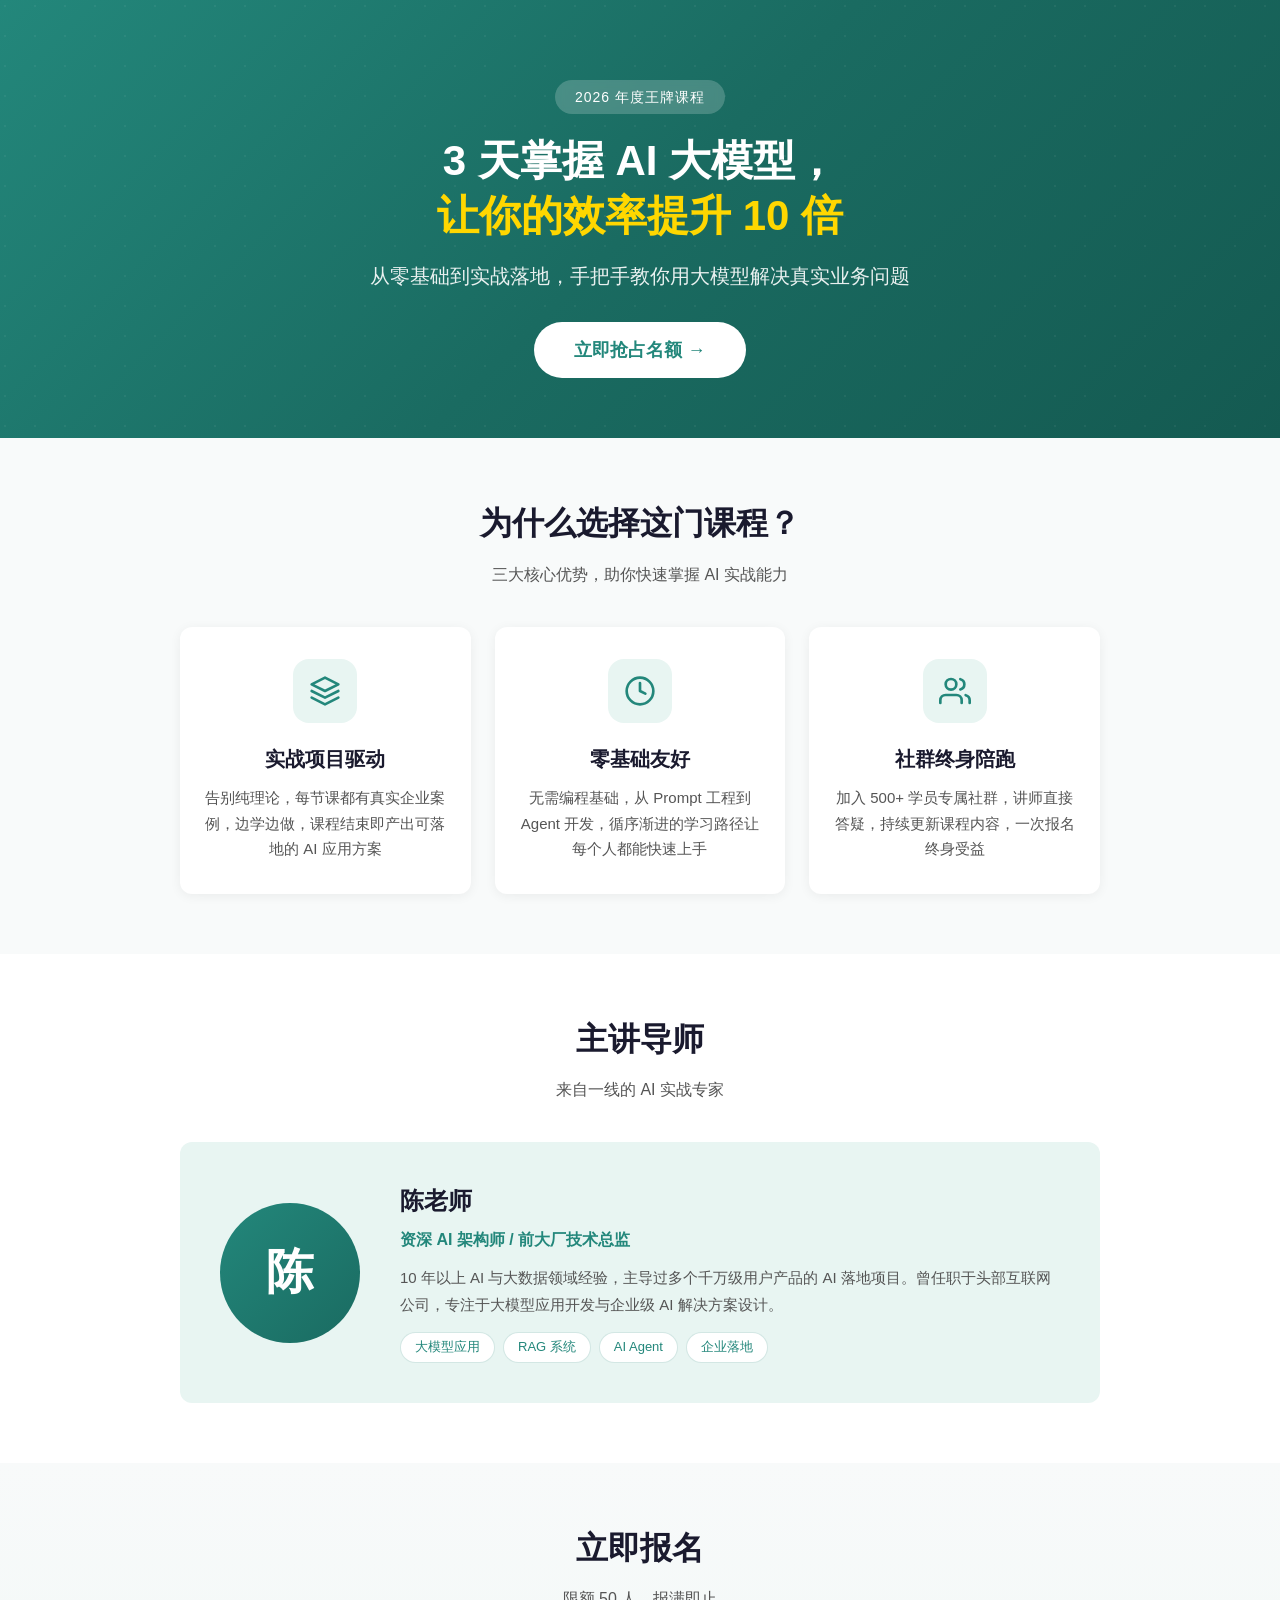
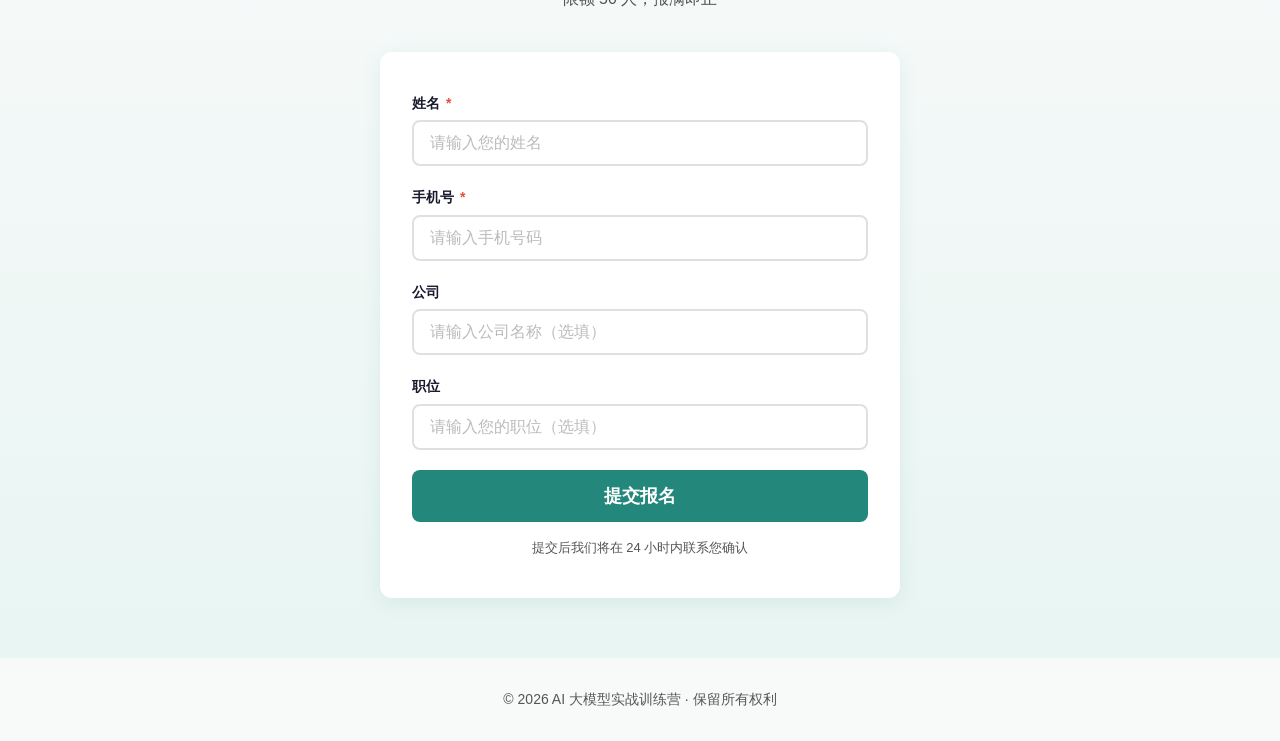
<file: 最终demo/附件/chapter3/round3/claude/index.html>
<!DOCTYPE html>
<html lang="zh-CN">
<head>
<meta charset="UTF-8">
<meta name="viewport" content="width=device-width, initial-scale=1.0">
<title>AI 大模型实战训练营 - 限时报名</title>
<style>
  * { margin: 0; padding: 0; box-sizing: border-box; }
  :root { --primary: #23877B; --primary-dark: #1a6b61; --primary-light: #e8f5f2; --text: #1a1a2e; --text-secondary: #555; --bg: #f8fafa; --white: #fff; --radius: 12px; }
  body { font-family: -apple-system, "PingFang SC", "Helvetica Neue", "Microsoft YaHei", sans-serif; color: var(--text); background: var(--bg); line-height: 1.6; }

  /* Hero */
  .hero { background: linear-gradient(135deg, var(--primary) 0%, #1a6b61 50%, #145a51 100%); color: var(--white); text-align: center; padding: 80px 20px 60px; position: relative; overflow: hidden; }
  .hero::before { content: ''; position: absolute; top: -50%; left: -50%; width: 200%; height: 200%; background: radial-gradient(circle, rgba(255,255,255,0.05) 1px, transparent 1px); background-size: 30px 30px; animation: drift 20s linear infinite; }
  @keyframes drift { to { transform: translate(30px, 30px); } }
  .hero-content { position: relative; z-index: 1; max-width: 700px; margin: 0 auto; }
  .hero-badge { display: inline-block; background: rgba(255,255,255,0.2); backdrop-filter: blur(4px); padding: 6px 20px; border-radius: 20px; font-size: 14px; margin-bottom: 20px; letter-spacing: 1px; }
  .hero h1 { font-size: clamp(28px, 5vw, 42px); font-weight: 800; line-height: 1.3; margin-bottom: 16px; }
  .hero h1 em { font-style: normal; color: #FFD700; }
  .hero p { font-size: clamp(16px, 2.5vw, 20px); opacity: 0.9; margin-bottom: 30px; }
  .hero-cta { display: inline-block; background: var(--white); color: var(--primary); font-size: 18px; font-weight: 700; padding: 14px 40px; border-radius: 30px; text-decoration: none; transition: transform 0.2s, box-shadow 0.2s; }
  .hero-cta:hover { transform: translateY(-2px); box-shadow: 0 8px 24px rgba(0,0,0,0.2); }

  /* Section common */
  .section { max-width: 960px; margin: 0 auto; padding: 60px 20px; }
  .section-title { text-align: center; font-size: clamp(24px, 4vw, 32px); font-weight: 700; margin-bottom: 12px; }
  .section-subtitle { text-align: center; color: var(--text-secondary); font-size: 16px; margin-bottom: 40px; }

  /* Highlights */
  .highlights { display: grid; grid-template-columns: repeat(auto-fit, minmax(260px, 1fr)); gap: 24px; }
  .highlight-card { background: var(--white); border-radius: var(--radius); padding: 32px 24px; text-align: center; box-shadow: 0 2px 12px rgba(0,0,0,0.06); transition: transform 0.2s, box-shadow 0.2s; }
  .highlight-card:hover { transform: translateY(-4px); box-shadow: 0 8px 24px rgba(35,135,123,0.12); }
  .highlight-icon { width: 64px; height: 64px; margin: 0 auto 20px; background: var(--primary-light); border-radius: 16px; display: flex; align-items: center; justify-content: center; }
  .highlight-icon svg { width: 32px; height: 32px; color: var(--primary); }
  .highlight-card h3 { font-size: 20px; margin-bottom: 10px; color: var(--text); }
  .highlight-card p { color: var(--text-secondary); font-size: 15px; line-height: 1.7; }

  /* Instructor */
  .instructor-bg { background: var(--white); }
  .instructor-card { display: flex; align-items: center; gap: 40px; background: var(--primary-light); border-radius: var(--radius); padding: 40px; }
  .instructor-avatar { flex-shrink: 0; width: 140px; height: 140px; border-radius: 50%; background: linear-gradient(135deg, var(--primary), var(--primary-dark)); display: flex; align-items: center; justify-content: center; color: var(--white); font-size: 48px; font-weight: 700; }
  .instructor-info h3 { font-size: 24px; margin-bottom: 6px; }
  .instructor-info .title { color: var(--primary); font-weight: 600; margin-bottom: 12px; }
  .instructor-info p { color: var(--text-secondary); font-size: 15px; line-height: 1.8; }
  .instructor-tags { display: flex; flex-wrap: wrap; gap: 8px; margin-top: 14px; }
  .instructor-tags span { background: var(--white); color: var(--primary); font-size: 13px; padding: 4px 14px; border-radius: 20px; border: 1px solid rgba(35,135,123,0.2); }

  /* Form */
  .form-section { background: linear-gradient(180deg, var(--bg) 0%, var(--primary-light) 100%); }
  .form-wrapper { max-width: 520px; margin: 0 auto; background: var(--white); border-radius: var(--radius); padding: 40px 32px; box-shadow: 0 4px 20px rgba(35,135,123,0.1); }
  .form-group { margin-bottom: 20px; }
  .form-group label { display: block; font-weight: 600; font-size: 14px; margin-bottom: 6px; color: var(--text); }
  .form-group label .required { color: #e74c3c; margin-left: 2px; }
  .form-group input { width: 100%; padding: 12px 16px; border: 2px solid #e0e0e0; border-radius: 8px; font-size: 16px; transition: border-color 0.2s, box-shadow 0.2s; outline: none; font-family: inherit; }
  .form-group input:focus { border-color: var(--primary); box-shadow: 0 0 0 3px rgba(35,135,123,0.1); }
  .form-group input::placeholder { color: #bbb; }
  .form-group .error-msg { color: #e74c3c; font-size: 13px; margin-top: 4px; display: none; }
  .form-group.error input { border-color: #e74c3c; }
  .form-group.error .error-msg { display: block; }
  .submit-btn { width: 100%; padding: 14px; background: var(--primary); color: var(--white); border: none; border-radius: 8px; font-size: 18px; font-weight: 700; cursor: pointer; transition: background 0.2s, transform 0.1s; font-family: inherit; }
  .submit-btn:hover { background: var(--primary-dark); }
  .submit-btn:active { transform: scale(0.98); }
  .form-note { text-align: center; color: var(--text-secondary); font-size: 13px; margin-top: 16px; }

  /* Toast */
  .toast { position: fixed; top: 20px; left: 50%; transform: translateX(-50%) translateY(-100px); background: var(--primary); color: var(--white); padding: 14px 28px; border-radius: 8px; font-size: 16px; font-weight: 600; box-shadow: 0 4px 20px rgba(0,0,0,0.15); z-index: 1000; transition: transform 0.4s cubic-bezier(0.16, 1, 0.3, 1); }
  .toast.show { transform: translateX(-50%) translateY(0); }

  /* Footer */
  footer { text-align: center; padding: 30px 20px; color: var(--text-secondary); font-size: 14px; }

  /* Mobile */
  @media (max-width: 640px) {
    .hero { padding: 60px 16px 44px; }
    .instructor-card { flex-direction: column; text-align: center; padding: 28px 20px; gap: 20px; }
    .instructor-tags { justify-content: center; }
    .form-wrapper { padding: 28px 20px; }
    .section { padding: 44px 16px; }
  }
</style>
</head>
<body>

<!-- Hero -->
<section class="hero">
  <div class="hero-content">
    <div class="hero-badge">2026 年度王牌课程</div>
    <h1>3 天掌握 AI 大模型，<br><em>让你的效率提升 10 倍</em></h1>
    <p>从零基础到实战落地，手把手教你用大模型解决真实业务问题</p>
    <a href="#signup" class="hero-cta">立即抢占名额 →</a>
  </div>
</section>

<!-- Highlights -->
<section class="section">
  <h2 class="section-title">为什么选择这门课程？</h2>
  <p class="section-subtitle">三大核心优势，助你快速掌握 AI 实战能力</p>
  <div class="highlights">
    <div class="highlight-card">
      <div class="highlight-icon">
        <svg viewBox="0 0 24 24" fill="none" stroke="currentColor" stroke-width="2" stroke-linecap="round" stroke-linejoin="round"><path d="M12 2L2 7l10 5 10-5-10-5z"/><path d="M2 17l10 5 10-5"/><path d="M2 12l10 5 10-5"/></svg>
      </div>
      <h3>实战项目驱动</h3>
      <p>告别纯理论，每节课都有真实企业案例，边学边做，课程结束即产出可落地的 AI 应用方案</p>
    </div>
    <div class="highlight-card">
      <div class="highlight-icon">
        <svg viewBox="0 0 24 24" fill="none" stroke="currentColor" stroke-width="2" stroke-linecap="round" stroke-linejoin="round"><circle cx="12" cy="12" r="10"/><path d="M12 6v6l4 2"/></svg>
      </div>
      <h3>零基础友好</h3>
      <p>无需编程基础，从 Prompt 工程到 Agent 开发，循序渐进的学习路径让每个人都能快速上手</p>
    </div>
    <div class="highlight-card">
      <div class="highlight-icon">
        <svg viewBox="0 0 24 24" fill="none" stroke="currentColor" stroke-width="2" stroke-linecap="round" stroke-linejoin="round"><path d="M17 21v-2a4 4 0 0 0-4-4H5a4 4 0 0 0-4 4v2"/><circle cx="9" cy="7" r="4"/><path d="M23 21v-2a4 4 0 0 0-3-3.87"/><path d="M16 3.13a4 4 0 0 1 0 7.75"/></svg>
      </div>
      <h3>社群终身陪跑</h3>
      <p>加入 500+ 学员专属社群，讲师直接答疑，持续更新课程内容，一次报名终身受益</p>
    </div>
  </div>
</section>

<!-- Instructor -->
<section class="instructor-bg">
  <div class="section">
    <h2 class="section-title">主讲导师</h2>
    <p class="section-subtitle">来自一线的 AI 实战专家</p>
    <div class="instructor-card">
      <div class="instructor-avatar">陈</div>
      <div class="instructor-info">
        <h3>陈老师</h3>
        <div class="title">资深 AI 架构师 / 前大厂技术总监</div>
        <p>10 年以上 AI 与大数据领域经验，主导过多个千万级用户产品的 AI 落地项目。曾任职于头部互联网公司，专注于大模型应用开发与企业级 AI 解决方案设计。</p>
        <div class="instructor-tags">
          <span>大模型应用</span>
          <span>RAG 系统</span>
          <span>AI Agent</span>
          <span>企业落地</span>
        </div>
      </div>
    </div>
  </div>
</section>

<!-- Signup Form -->
<section id="signup" class="form-section">
  <div class="section">
    <h2 class="section-title">立即报名</h2>
    <p class="section-subtitle">限额 50 人，报满即止</p>
    <div class="form-wrapper">
      <form id="signupForm" novalidate>
        <div class="form-group">
          <label>姓名 <span class="required">*</span></label>
          <input type="text" name="name" placeholder="请输入您的姓名" required>
          <div class="error-msg">请输入您的姓名</div>
        </div>
        <div class="form-group">
          <label>手机号 <span class="required">*</span></label>
          <input type="tel" name="phone" placeholder="请输入手机号码" required>
          <div class="error-msg">请输入正确的手机号码</div>
        </div>
        <div class="form-group">
          <label>公司</label>
          <input type="text" name="company" placeholder="请输入公司名称（选填）">
        </div>
        <div class="form-group">
          <label>职位</label>
          <input type="text" name="position" placeholder="请输入您的职位（选填）">
        </div>
        <button type="submit" class="submit-btn">提交报名</button>
      </form>
      <p class="form-note">提交后我们将在 24 小时内联系您确认</p>
    </div>
  </div>
</section>

<footer>© 2026 AI 大模型实战训练营 · 保留所有权利</footer>

<!-- Toast -->
<div class="toast" id="toast"></div>

<script>
  const form = document.getElementById('signupForm');
  const toast = document.getElementById('toast');

  function showToast(msg) {
    toast.textContent = msg;
    toast.classList.add('show');
    setTimeout(() => toast.classList.remove('show'), 3000);
  }

  function validatePhone(phone) {
    return /^1[3-9]\d{9}$/.test(phone);
  }

  form.addEventListener('submit', function(e) {
    e.preventDefault();
    let valid = true;

    // Reset errors
    form.querySelectorAll('.form-group').forEach(g => g.classList.remove('error'));

    const name = form.name.value.trim();
    const phone = form.phone.value.trim();

    if (!name) {
      form.name.closest('.form-group').classList.add('error');
      valid = false;
    }
    if (!validatePhone(phone)) {
      form.phone.closest('.form-group').classList.add('error');
      valid = false;
    }

    if (!valid) return;

    const data = {
      name,
      phone,
      company: form.company.value.trim(),
      position: form.position.value.trim()
    };

    console.log('报名数据:', data);
    showToast('报名成功！我们将尽快与您联系');
    form.reset();
  });

  // Smooth scroll for CTA
  document.querySelector('.hero-cta').addEventListener('click', function(e) {
    e.preventDefault();
    document.getElementById('signup').scrollIntoView({ behavior: 'smooth' });
  });
</script>
</body>
</html>
</file>
